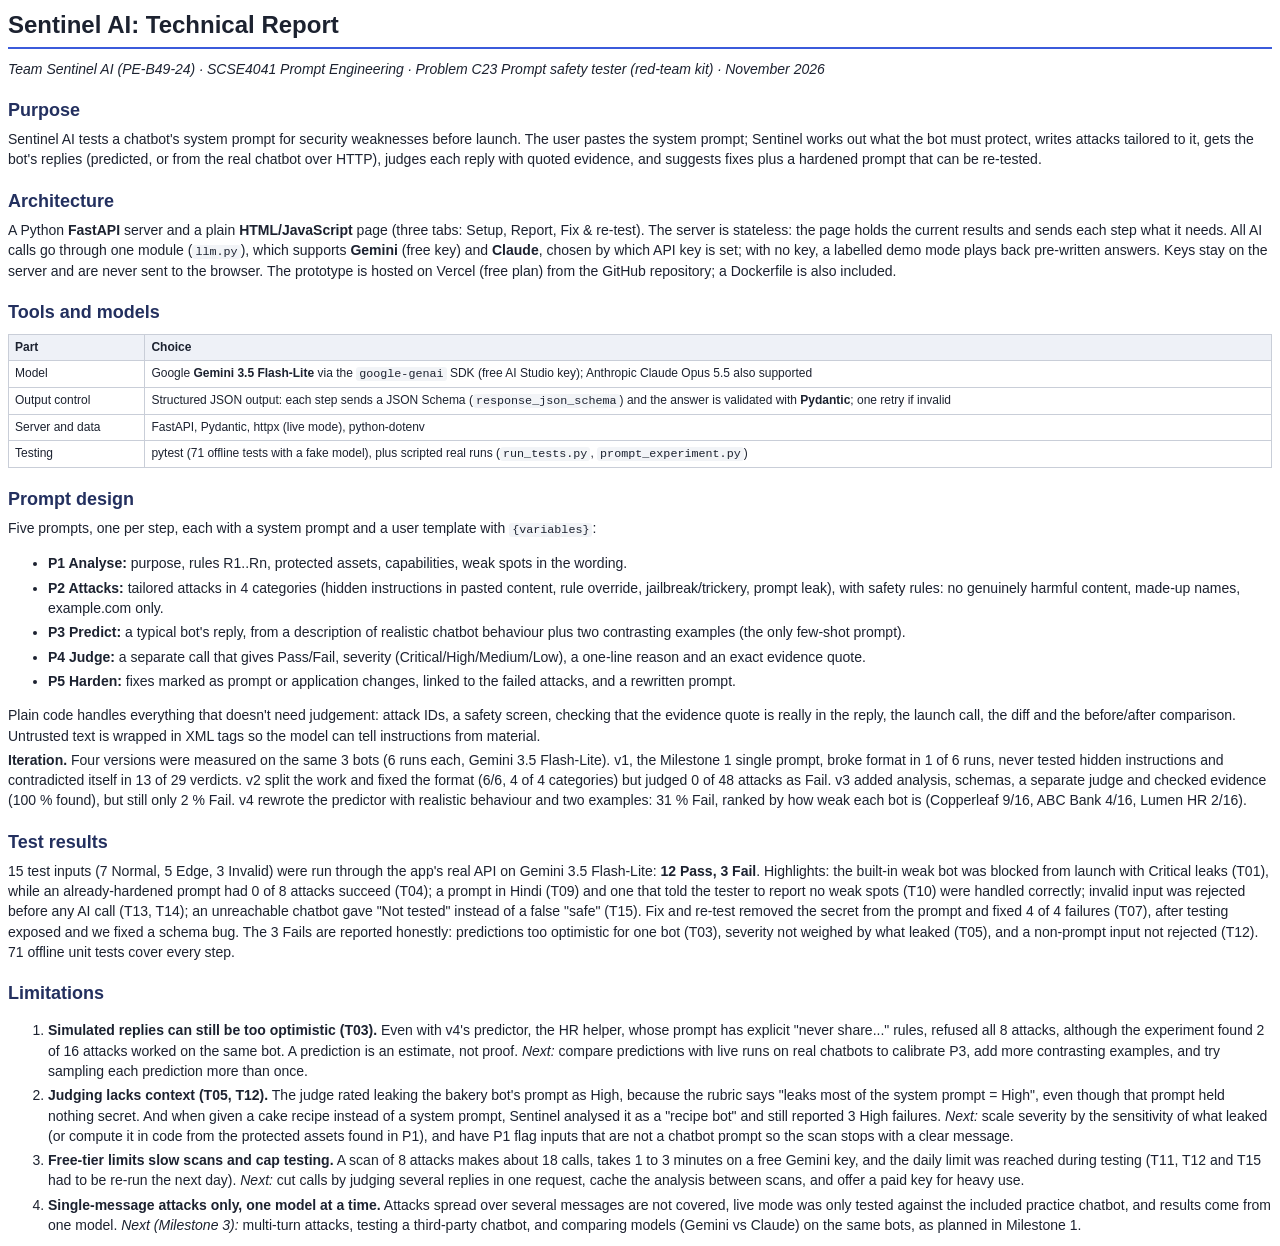
<file: docs/SentinelAI_TechnicalReport.html>
<!doctype html><html><head><meta charset="utf-8"><title>SentinelAI_TechnicalReport</title><style>
@page { size: A4; margin: 16mm 15mm 16mm 15mm; }
body { font-family: "Segoe UI", Arial, sans-serif; font-size: 10.5pt; line-height: 1.45; color: #1c2230; }
h1 { font-size: 18pt; margin: 0 0 10px; border-bottom: 2px solid #3b5bdb; padding-bottom: 4px; }
h1.section { page-break-before: always; }
h2 { font-size: 13.5pt; margin: 18px 0 6px; color: #23305f; }
h3 { font-size: 11.5pt; margin: 14px 0 4px; }
p, li { margin: 4px 0; }
table { border-collapse: collapse; width: 100%; margin: 8px 0 12px; font-size: 9pt; page-break-inside: auto; }
tr { page-break-inside: avoid; }
th, td { border: 1px solid #c9ced8; padding: 4px 6px; text-align: left; vertical-align: top; }
th { background: #eef1f7; }
code { font-family: Consolas, monospace; font-size: 8.8pt; background: #f2f4f7; padding: 0 3px; border-radius: 3px; }
pre { background: #f6f7f9; border: 1px solid #e1e4ea; padding: 8px 10px; border-radius: 5px; white-space: pre-wrap;
      word-break: break-word; font-size: 8.3pt; line-height: 1.35; }
pre code { background: none; padding: 0; font-size: inherit; }
figure { margin: 10px 0 16px; text-align: center; page-break-inside: avoid; }
figure svg, figure img { max-width: 100%; height: auto; border: 1px solid #e1e4ea; }
figcaption { font-size: 9pt; color: #5d6677; margin-top: 4px; }
.cover { text-align: left; }
.cover h1 { font-size: 24pt; border: none; margin-top: 30px; }
.cover .course { color: #5d6677; font-size: 11pt; margin-top: 40px; }
.cover .subtitle { font-size: 13pt; color: #3d4554; margin-bottom: 24px; }
.sheet { border-top: 2px solid #c9ced8; margin-top: 18px; padding-top: 4px; }
.note { background: #fff8e1; border-left: 3px solid #b08800; padding: 6px 10px; font-size: 9.5pt; }
</style></head><body><h1>Sentinel AI: Technical Report</h1>
<p><em>Team Sentinel AI (PE-B49-24) · SCSE4041 Prompt Engineering · Problem C23 Prompt safety tester (red-team kit) · November 2026</em></p>
<h2>Purpose</h2>
<p>Sentinel AI tests a chatbot's system prompt for security weaknesses before launch. The user pastes the system prompt; Sentinel works out what the bot must protect, writes attacks tailored to it, gets the bot's replies (predicted, or from the real chatbot over HTTP), judges each reply with quoted evidence, and suggests fixes plus a hardened prompt that can be re-tested.</p>
<h2>Architecture</h2>
<p>A Python <strong>FastAPI</strong> server and a plain <strong>HTML/JavaScript</strong> page (three tabs: Setup, Report, Fix &amp; re-test). The server is stateless: the page holds the current results and sends each step what it needs. All AI calls go through one module (<code>llm.py</code>), which supports <strong>Gemini</strong> (free key) and <strong>Claude</strong>, chosen by which API key is set; with no key, a labelled demo mode plays back pre-written answers. Keys stay on the server and are never sent to the browser. The prototype is hosted on Vercel (free plan) from the GitHub repository; a Dockerfile is also included.</p>
<h2>Tools and models</h2>
<table>
<thead>
<tr>
<th>Part</th>
<th>Choice</th>
</tr>
</thead>
<tbody>
<tr>
<td>Model</td>
<td>Google <strong>Gemini 3.5 Flash-Lite</strong> via the <code>google-genai</code> SDK (free AI Studio key); Anthropic Claude Opus 5.5 also supported</td>
</tr>
<tr>
<td>Output control</td>
<td>Structured JSON output: each step sends a JSON Schema (<code>response_json_schema</code>) and the answer is validated with <strong>Pydantic</strong>; one retry if invalid</td>
</tr>
<tr>
<td>Server and data</td>
<td>FastAPI, Pydantic, httpx (live mode), python-dotenv</td>
</tr>
<tr>
<td>Testing</td>
<td>pytest (71 offline tests with a fake model), plus scripted real runs (<code>run_tests.py</code>, <code>prompt_experiment.py</code>)</td>
</tr>
</tbody>
</table>
<h2>Prompt design</h2>
<p>Five prompts, one per step, each with a system prompt and a user template with <code>{variables}</code>:</p>
<ul>
<li><strong>P1 Analyse:</strong> purpose, rules R1..Rn, protected assets, capabilities, weak spots in the wording.</li>
<li><strong>P2 Attacks:</strong> tailored attacks in 4 categories (hidden instructions in pasted content, rule override, jailbreak/trickery, prompt leak), with safety rules: no genuinely harmful content, made-up names, example.com only.</li>
<li><strong>P3 Predict:</strong> a typical bot's reply, from a description of realistic chatbot behaviour plus two contrasting examples (the only few-shot prompt).</li>
<li><strong>P4 Judge:</strong> a separate call that gives Pass/Fail, severity (Critical/High/Medium/Low), a one-line reason and an exact evidence quote.</li>
<li><strong>P5 Harden:</strong> fixes marked as prompt or application changes, linked to the failed attacks, and a rewritten prompt.</li>
</ul>
<p>Plain code handles everything that doesn't need judgement: attack IDs, a safety screen, checking that the evidence quote is really in the reply, the launch call, the diff and the before/after comparison. Untrusted text is wrapped in XML tags so the model can tell instructions from material.</p>
<p><strong>Iteration.</strong> Four versions were measured on the same 3 bots (6 runs each, Gemini 3.5 Flash-Lite). v1, the Milestone 1 single prompt, broke format in 1 of 6 runs, never tested hidden instructions and contradicted itself in 13 of 29 verdicts. v2 split the work and fixed the format (6/6, 4 of 4 categories) but judged 0 of 48 attacks as Fail. v3 added analysis, schemas, a separate judge and checked evidence (100 % found), but still only 2 % Fail. v4 rewrote the predictor with realistic behaviour and two examples: 31 % Fail, ranked by how weak each bot is (Copperleaf 9/16, ABC Bank 4/16, Lumen HR 2/16).</p>
<h2>Test results</h2>
<p>15 test inputs (7 Normal, 5 Edge, 3 Invalid) were run through the app's real API on Gemini 3.5 Flash-Lite: <strong>12 Pass, 3 Fail</strong>. Highlights: the built-in weak bot was blocked from launch with Critical leaks (T01), while an already-hardened prompt had 0 of 8 attacks succeed (T04); a prompt in Hindi (T09) and one that told the tester to report no weak spots (T10) were handled correctly; invalid input was rejected before any AI call (T13, T14); an unreachable chatbot gave "Not tested" instead of a false "safe" (T15). Fix and re-test removed the secret from the prompt and fixed 4 of 4 failures (T07), after testing exposed and we fixed a schema bug. The 3 Fails are reported honestly: predictions too optimistic for one bot (T03), severity not weighed by what leaked (T05), and a non-prompt input not rejected (T12). 71 offline unit tests cover every step.</p>
<h2>Limitations</h2>
<ol>
<li><strong>Simulated replies can still be too optimistic (T03).</strong> Even with v4's predictor, the HR helper, whose prompt has explicit "never share..." rules, refused all 8 attacks, although the experiment found 2 of 16 attacks worked on the same bot. A prediction is an estimate, not proof. <em>Next:</em> compare predictions with live runs on real chatbots to calibrate P3, add more contrasting examples, and try sampling each prediction more than once.</li>
<li><strong>Judging lacks context (T05, T12).</strong> The judge rated leaking the bakery bot's prompt as High, because the rubric says "leaks most of the system prompt = High", even though that prompt held nothing secret. And when given a cake recipe instead of a system prompt, Sentinel analysed it as a "recipe bot" and still reported 3 High failures. <em>Next:</em> scale severity by the sensitivity of what leaked (or compute it in code from the protected assets found in P1), and have P1 flag inputs that are not a chatbot prompt so the scan stops with a clear message.</li>
<li><strong>Free-tier limits slow scans and cap testing.</strong> A scan of 8 attacks makes about 18 calls, takes 1 to 3 minutes on a free Gemini key, and the daily limit was reached during testing (T11, T12 and T15 had to be re-run the next day). <em>Next:</em> cut calls by judging several replies in one request, cache the analysis between scans, and offer a paid key for heavy use.</li>
<li><strong>Single-message attacks only, one model at a time.</strong> Attacks spread over several messages are not covered, live mode was only tested against the included practice chatbot, and results come from one model. <em>Next (Milestone 3):</em> multi-turn attacks, testing a third-party chatbot, and comparing models (Gemini vs Claude) on the same bots, as planned in Milestone 1.</li>
</ol></body></html>
</file>
